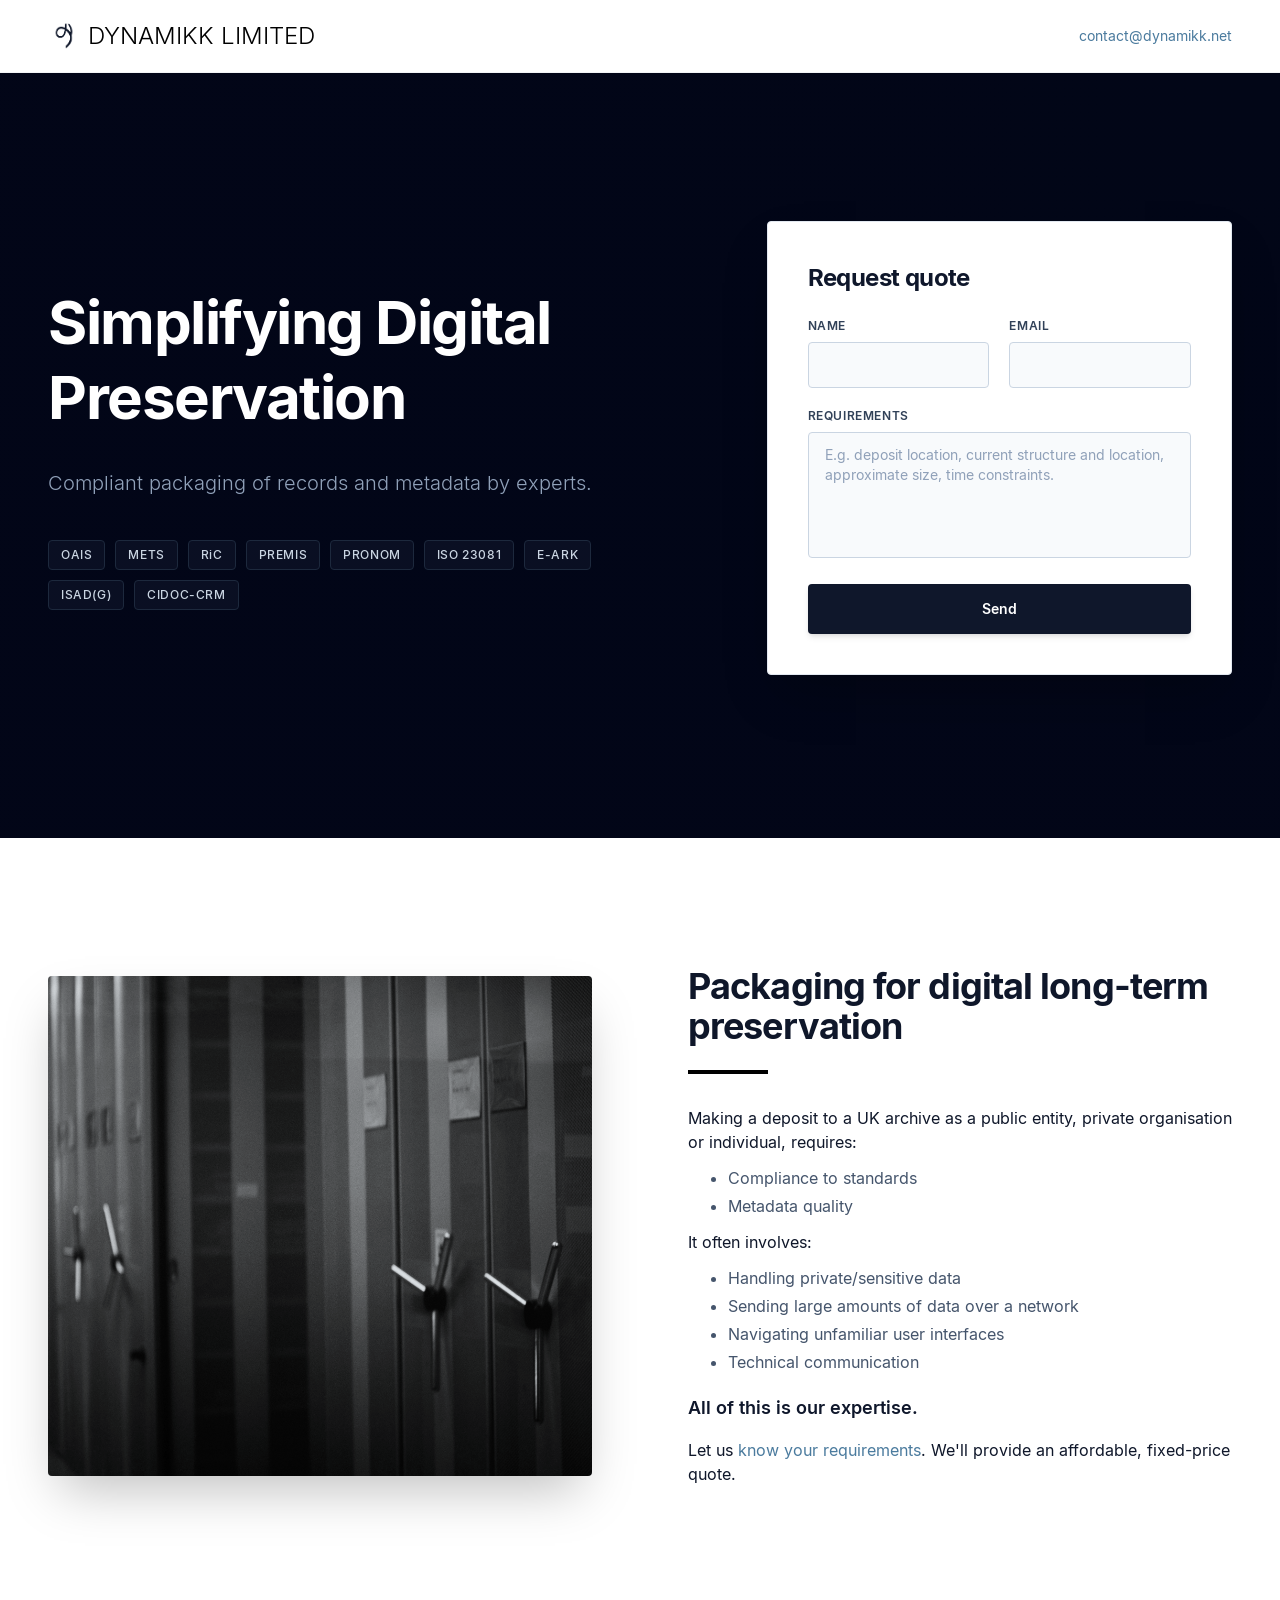
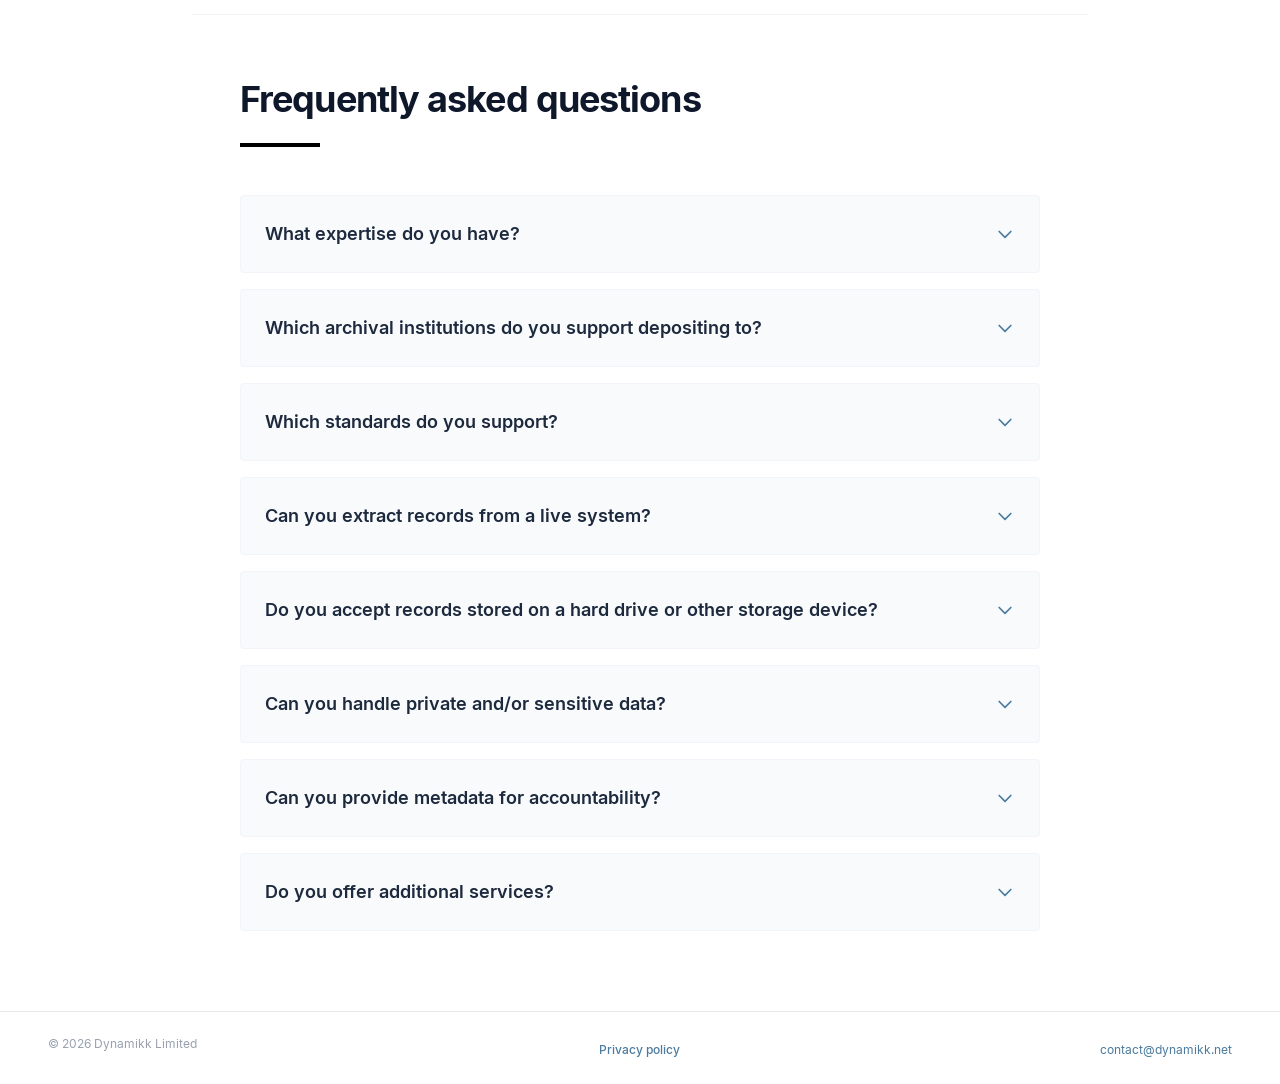
<file: index.html>
<!DOCTYPE html>
<html lang="en" class="scroll-smooth">
<head>
    <meta charset="UTF-8">
    <meta name="viewport" content="width=device-width, initial-scale=1.0">
    <title>Dynamikk Limited | Simplifying digital preservation</title>
    <link rel="stylesheet" href="dynamikk.css">
    <link rel="canonical" href="https://dynamikk.net"/>
    <link rel="icon" href="favicon.ico?v=2" type="image/x-icon">
    <meta name="description" content="Dynamikk Limited. Simplifying digital preservation. Compliant packaging of records and metadata (OAIS, E-ARK, METS, RiC, PREMIS, PRONOM, ...) by experts.">
</head>
<body vocab="https://schema.org/" typeof="WebSite" class="font-sans text-dynamikk-navy bg-white flex flex-col min-h-screen">
    <meta property="name" content="Dynamikk Limited">
    <link property="publisher" resource="#dynamikk"/>
    <link property="url" href="https://dynamikk.net"/>
    <header typeof="Organization" id="dynamikk" resource="#dynamikk" class="w-full bg-white/95 backdrop-blur-sm border-b border-gray-100 py-5 sticky top-0 z-50">
        <link property="url" href="https://dynamikk.net/" />
        <div class="max-w-[1800px] mx-auto px-6 lg:px-12 flex justify-between items-center">
            <div class="flex items-center gap-2">
                <img property="logo image" src="logo.png" alt="Dynamikk Limited logo" class="h-8 w-auto object-contain" />
                <a href="./index.html" class="inline-block group">
                    <div about="#dynamikk" property="name" class="font-logo font-light text-2xl tracking-logo uppercase text-black">
                        Dynamikk Limited
                    </div>
                </a>
            </div>
            <a property="email" content="contact@dynamikk.net" href="mailto:contact@dynamikk.net" class="text-sm text-dynamikk-blue hover:underline">
                contact@dynamikk.net
            </a>
        </div>
    </header>

    <main typeof="Service" class="flex-grow">
        <link property="provider" href="#dynamikk">
        <meta property="areaServed" content="GB">
        <section class="relative min-h-[85vh] flex items-center bg-dynamikk-dark">
            <div class="absolute inset-0 z-0 overflow-hidden">
                <div class="absolute inset-0 bg-gradient-to-t from-slate-950 via-slate-950/80 to-transparent"></div>
                <div class="absolute inset-0 bg-gradient-to-r from-slate-950 via-slate-950/90 to-transparent"></div>
            </div>

            <div class="relative z-10 max-w-[1800px] mx-auto px-6 lg:px-12 w-full pt-20 pb-24">
                <div class="grid grid-cols-1 lg:grid-cols-12 gap-12 items-center">
                    <div class="lg:col-span-7 max-w-3xl">
                        <h1 property="name" class="text-4xl sm:text-5xl lg:text-6xl font-bold tracking-tight text-white leading-tight mb-8">
                            Simplifying Digital Preservation
                        </h1>

                        <p property="description" class="text-lg sm:text-xl text-slate-400 leading-relaxed mb-10 font-light max-w-2xl">
                            Compliant packaging of records and metadata by experts.
                        </p>

                        <div class="flex flex-wrap gap-2.5 max-w-xl">
                            <div property="category" typeof="DefinedTerm" class="group relative">
                                <span property="termCode" class="cursor-help px-3 py-1.5 bg-slate-900/60 border border-slate-800 rounded-sm text-xs font-medium text-slate-300 tracking-wider hover:border-slate-600 hover:text-white block">OAIS</span>
                                <div class="absolute bottom-full mb-2 px-3 py-1.5 bg-slate-900 border border-slate-700 text-[11px] text-slate-200 rounded shadow-xl opacity-0 pointer-events-none group-hover:opacity-100 w-max max-w-[130px] whitespace-normal z-30">
                                    Open Archival Information System
                                </div>
                                <link property="inDefinedTermSet" href="https://www.iso.org/standards.html">
                                <link property="inDefinedTermSet" href="https://msi.dublincore.org/">
                                <link property="sameAs" href="https://www.iso.org/standard/87471.html">
                                <link property="subjectOf" typeof="WebPage" resource="http://oais.info">
                                <link property="subjectOf" typeof="WebPage" resource="https://msi.dublincore.org/standards/oais/">
                                <meta property="name" content="Open Archival Information System">
                                <meta property="alternateName" content="OAIS">
                                <meta property="alternateName" content="ISO 14721">
                            </div>

                            <div property="category" typeof="DefinedTerm" class="group relative">
                                <span property="termCode" class="cursor-help px-3 py-1.5 bg-slate-900/60 border border-slate-800 rounded-sm text-xs font-medium text-slate-300 tracking-wider hover:border-slate-600 hover:text-white block">METS</span>
                                <div class="absolute bottom-full mb-2 px-3 py-1.5 bg-slate-900 border border-slate-700 text-[11px] text-slate-200 rounded shadow-xl opacity-0 pointer-events-none group-hover:opacity-100 w-max max-w-[150px] whitespace-normal z-30">
                                    Metadata Encoding and Transmission Standard
                                </div>
                                <link property="inDefinedTermSet" href="https://www.loc.gov/librarians/standards">
                                <link property="inDefinedTermSet" href="https://msi.dublincore.org/">
                                <link property="sameAs" href="https://www.loc.gov/standards/mets/">
                                <link property="subjectOf" typeof="WebPage" resource="https://msi.dublincore.org/standards/mets/">
                                <meta property="name" content="Metadata Encoding and Transmission Standard">
                                <meta property="alternateName" content="METS">
                            </div>

                            <div property="category" typeof="DefinedTerm" class="group relative">
                                <span property="termCode" class="cursor-help px-3 py-1.5 bg-slate-900/60 border border-slate-800 rounded-sm text-xs font-medium text-slate-300 tracking-wider hover:border-slate-600 hover:text-white block">RiC</span>
                                <div class="absolute bottom-full mb-2 px-3 py-1.5 bg-slate-900 border border-slate-700 text-[11px] text-slate-200 rounded shadow-xl opacity-0 pointer-events-none group-hover:opacity-100 w-max max-w-[150px] whitespace-normal z-30">
                                    Records in Contexts
                                </div>
                                <link property="inDefinedTermSet" href="https://www.ica.org/online-resource-centre-2/">
                                <link property="inDefinedTermSet" href="https://msi.dublincore.org/">
                                <link property="sameAs" href="https://www.ica.org/ica-network/expert-groups/egad/records-in-contexts-ric/">
                                <link property="subjectOf" typeof="WebPage" resource="https://msi.dublincore.org/standards/records-in-contexts/">
                                <meta property="name" content="Records in Contexts">
                                <meta property="alternateName" content="RiC">
                            </div>

                            <div property="category" typeof="DefinedTerm" class="group relative">
                                <span property="termCode" class="cursor-help px-3 py-1.5 bg-slate-900/60 border border-slate-800 rounded-sm text-xs font-medium text-slate-300 tracking-wider hover:border-slate-600 hover:text-white block">PREMIS</span>
                                <div class="absolute bottom-full mb-2 px-3 py-1.5 bg-slate-900 border border-slate-700 text-[11px] text-slate-200 rounded shadow-xl opacity-0 pointer-events-none group-hover:opacity-100 w-max max-w-[170px] whitespace-normal z-30">
                                    Preservation Metadata: Implementation Strategies
                                </div>
                                <link property="inDefinedTermSet" href="https://www.loc.gov/librarians/standards">
                                <link property="inDefinedTermSet" href="https://msi.dublincore.org/">
                                <link property="sameAs" href="https://www.loc.gov/standards/premis/">
                                <link property="subjectOf" typeof="WebPage" resource="https://msi.dublincore.org/standards/premis/">
                                <meta property="name" content="Preservation Metadata: Implementation Strategies">
                                <meta property="alternateName" content="PREMIS">
                            </div>

                            <div property="category" typeof="DefinedTerm" class="group relative">
                                <span property="termCode" class="cursor-help px-3 py-1.5 bg-slate-900/60 border border-slate-800 rounded-sm text-xs font-medium text-slate-300 tracking-wider hover:border-slate-600 hover:text-white block">PRONOM</span>
                                <div class="absolute bottom-full mb-2 px-3 py-1.5 bg-slate-900 border border-slate-700 text-[11px] text-slate-200 rounded shadow-xl opacity-0 pointer-events-none group-hover:opacity-100 w-max max-w-[160px] whitespace-normal z-30">
                                    File format registry of the UK National Archives
                                </div>
                                <link property="inDefinedTermSet" href="https://www.dpconline.org/handbook/technical-solutions-and-tools/file-formats-and-standards">
                                <link property="sameAs" href="https://pronom.nationalarchives.gov.uk">
                                <meta property="name" content="PRONOM File Format Registry">
                                <meta property="alternateName" content="PRONOM">
                                <meta property="description" content="File format registry of the UK National Archives">
                            </div>

                            <div property="category" typeof="DefinedTerm" class="group relative">
                                <span property="termCode" class="cursor-help px-3 py-1.5 bg-slate-900/60 border border-slate-800 rounded-sm text-xs font-medium text-slate-300 tracking-wider hover:border-slate-600 hover:text-white block">ISO 23081</span>
                                <div class="absolute bottom-full mb-2 px-3 py-1.5 bg-slate-900 border border-slate-700 text-[11px] text-slate-200 rounded shadow-xl opacity-0 pointer-events-none group-hover:opacity-100 w-max max-w-[140px] whitespace-normal z-30">
                                    Metadata for records
                                </div>
                                <link property="inDefinedTermSet" href="https://www.iso.org/standards.html">
                                <link property="sameAs" href="https://committee.iso.org/sites/tc46sc11/home/projects/published/iso-23081-metadata-for-records.html">
                                <meta property="name" content="Metadata for records">
                                <meta property="alternateName" content="ISO 23081">
                            </div>

                            <div property="category" typeof="DefinedTerm" class="group relative">
                                <span property="termCode" class="cursor-help px-3 py-1.5 bg-slate-900/60 border border-slate-800 rounded-sm text-xs font-medium text-slate-300 tracking-wider hover:border-slate-600 hover:text-white block">E-ARK</span>
                                <div class="absolute bottom-full mb-2 px-3 py-1.5 bg-slate-900 border border-slate-700 text-[11px] text-slate-200 rounded shadow-xl opacity-0 pointer-events-none group-hover:opacity-100 w-max max-w-[180px] whitespace-normal z-30">
                                    European Archival Records and Knowledge Preservation
                                </div>
                                <link property="inDefinedTermSet" href="https://dilcis.eu">
                                <link property="subjectOf" typeof="WebPage" resource="https://dilcis.eu/specifications">
                                <meta property="name" content="European Archival Records and Knowledge Preservation">
                                <meta property="alternateName" content="E-ARK">
                            </div>

                            <div property="category" typeof="DefinedTerm" class="group relative">
                                <span property="termCode" class="cursor-help px-3 py-1.5 bg-slate-900/60 border border-slate-800 rounded-sm text-xs font-medium text-slate-300 tracking-wider hover:border-slate-600 hover:text-white block">ISAD(G)</span>
                                <div class="absolute bottom-full mb-2 px-3 py-1.5 bg-slate-900 border border-slate-700 text-[11px] text-slate-200 rounded shadow-xl opacity-0 pointer-events-none group-hover:opacity-100 w-max max-w-[150px] whitespace-normal z-30">
                                    General International Standard Archival Description
                                </div>
                                <link property="inDefinedTermSet" href="https://www.ica.org/online-resource-centre-2/">
                                <link property="inDefinedTermSet" href="https://www2.archivists.org/standards/external/91">
                                <link property="inDefinedTermSet" href="https://msi.dublincore.org/">
                                <link property="sameAs" href="https://www.ica.org/resource/isadg-general-international-standard-archival-description-second-edition/">
                                <link property="subjectOf" typeof="WebPage" resource="https://www2.archivists.org/groups/standards-committee/international-standard-archival-description-general-isadg">
                                <link property="subjectOf" typeof="WebPage" resource="https://msi.dublincore.org/standards/isad-g/">
                                <meta property="name" content="General International Standard Archival Description">
                                <meta property="alternateName" content="ISAD(G)">
                            </div>

                            <div property="category" typeof="DefinedTerm" class="group relative">
                                <span property="termCode" class="cursor-help px-3 py-1.5 bg-slate-900/60 border border-slate-800 rounded-sm text-xs font-medium text-slate-300 tracking-wider hover:border-slate-600 hover:text-white block">CIDOC-CRM</span>
                                <div class="absolute bottom-full mb-2 px-3 py-1.5 bg-slate-900 border border-slate-700 text-[11px] text-slate-200 rounded shadow-xl opacity-0 pointer-events-none group-hover:opacity-100 w-max max-w-[140px] whitespace-normal z-30">
                                    CIDOC's Conceptual Reference Model
                                </div>
                                <link property="sameAs" href="https://cidoc-crm.org/">
                                <link property="inDefinedTermSet" href="https://msi.dublincore.org/">
                                <link property="subjectOf" typeof="WebPage" resource="https://msi.dublincore.org/standards/cidoc-crm/">
                                <meta property="name" content="CIDOC Conceptual Reference Model">
                                <meta property="alternateName" content="CIDOC-CRM">
                            </div>
                        </div>
                    </div>

                    <div property="potentialAction" typeof="QuoteAction" id="request-quote" class="scroll-mt-24 lg:col-span-5 w-full">
                        <div class="bg-white border border-slate-200 p-8 sm:p-10 rounded-sm shadow-2xl">
                            <h2 property="name" class="text-xl sm:text-2xl font-bold text-slate-900 tracking-tight mb-6">Request quote</h2>
                            <form typeof="EntryPoint" action="https://d3km5q0nbjydla.cloudfront.net" method="POST" class="space-y-5">
                                <div class="grid grid-cols-1 sm:grid-cols-2 gap-5">
                                    <div>
                                        <label for="name" class="block text-xs font-semibold text-slate-700 uppercase tracking-wider mb-2">Name</label>
                                        <input type="text" id="name" name="name" required class="w-full px-4 py-3 bg-slate-50 border border-slate-300 rounded-sm text-slate-900 placeholder-slate-400 focus:outline-none focus:border-slate-500 focus:ring-1 focus:ring-slate-500 text-sm">
                                    </div>

                                    <div>
                                        <label for="email" class="block text-xs font-semibold text-slate-700 uppercase tracking-wider mb-2">Email</label>
                                        <input type="email" id="email" name="email" required class="w-full px-4 py-3 bg-slate-50 border border-slate-300 rounded-sm text-slate-900 placeholder-slate-400 focus:outline-none focus:border-slate-500 focus:ring-1 focus:ring-slate-500 text-sm">
                                    </div>
                                </div>

                                <div>
                                    <label for="details" class="block text-xs font-semibold text-slate-700 uppercase tracking-wider mb-2">Requirements</label>
                                    <textarea about="#request-quote" property="description" id="details" name="details" rows="5" required class="w-full px-4 py-3 bg-slate-50 border border-slate-300 rounded-sm text-slate-900 placeholder-slate-400 focus:outline-none focus:border-slate-500 focus:ring-1 focus:ring-slate-500 text-sm resize-none" placeholder="E.g. deposit location, current structure and location, approximate size, time constraints." ></textarea>
                                </div>

                                <button type="submit" class="w-full inline-flex items-center justify-center px-6 py-3.5 bg-slate-900 text-white font-semibold rounded-sm border border-transparent hover:bg-transparent hover:border-slate-900 hover:text-slate-900 text-sm shadow-md cursor-pointer">
                                    Send
                                </button>
                             </form>
                        </div>
                    </div>
                </div>
            </div>
        </section>

        <section id="services" class="py-24 lg:py-32 bg-white">
            <div class="max-w-[1800px] mx-auto px-6 lg:px-12">
                <div class="grid grid-cols-1 lg:grid-cols-2 gap-16 lg:gap-24">
                    <div class="order-2 lg:order-1 lg:flex lg:flex-col lg:justify-center">
                        <div class="relative rounded-sm overflow-hidden shadow-2xl">
                            <div class="absolute inset-0 bg-dynamikk-blue/10 mix-blend-multiply z-10"></div>
                            <img src="archive.jpg" alt="Archive" class="w-full h-[500px] object-cover grayscale hover:grayscale-0">
                        </div>
                    </div>

                    <div class="order-1 lg:order-2">
                        <h2 class="text-3xl lg:text-4xl font-bold text-dynamikk-navy mb-6 tracking-tight">Packaging for digital long-term preservation</h2>
                        <div class="w-20 h-1 bg-black mb-8"></div>

                        <div>
                            <p>
                                Making a deposit to a UK archive as a public entity, private organisation or individual, requires:
                            </p>
                            <ul class="list-disc pl-10 space-y-1 my-3 text-slate-600">
                                <li>Compliance to standards</li>
                                <li>Metadata quality</li>
                            </ul>
                        </div>

                        <div>
                            <p>
                                It often involves:
                            </p>
                            <ul class="list-disc pl-10 space-y-1 my-3 text-slate-600">
                                <li>Handling private/sensitive data</li>
                                <li>Sending large amounts of data over a network</li>
                                <li>Navigating unfamiliar user interfaces</li>
                                <li>Technical communication</li>
                            </ul>
                        </div>

                        <p class="font-semibold text-lg text-slate-900 pt-2">
                            All of this is our expertise.
                        </p>

                        <p property="potentialAction" typeof="QuoteAction" class="mt-4">
                            <meta property="name" content="Request a fixed-price quote">
                            Let us <a property="target" href="#request-quote" class="text-dynamikk-blue hover:underline">know your requirements</a>. We'll provide an affordable, fixed-price quote.
                        </p>
                    </div>
                </div>
            </div>
        </section>

        <section property="subjectOf" typeof="FAQPage" id="faq" class="pb-20 lg:pb-20 bg-white">
            <div class="max-w-4xl mx-auto px-6 lg:px-12 border-t border-gray-100 pt-16">
                <div class="mb-12">
                    <h2 class="text-3xl lg:text-4xl font-bold text-dynamikk-navy mb-6 tracking-tight">Frequently asked questions</h2>
                    <div class="w-20 h-1 bg-black"></div>
                </div>

                <div class="space-y-4">
                    <details property="mainEntity" typeof="Question" class="group bg-slate-50 border border-slate-100 rounded-sm p-6 [&_summary::-webkit-details-marker]:hidden hover:shadow-md">
                        <summary class="flex justify-between items-center font-semibold text-lg text-slate-800 cursor-pointer list-none select-none">
                            <span property="name">What expertise do you have?</span>
                            <span class="group-open:rotate-180 text-dynamikk-blue">
                                <svg xmlns="http://www.w3.org/2000/svg" class="h-5 w-5" fill="none" viewBox="0 0 24 24" stroke="currentColor">
                                    <path stroke-linecap="round" stroke-linejoin="round" stroke-width="2" d="M19 9l-7 7-7-7" />
                                </svg>
                            </span>
                        </summary>
                        <div property="acceptedAnswer" typeof="Answer" class="mt-4 space-y-3 text-sm text-slate-600 border-t border-slate-200/60 pt-4 leading-relaxed">
                            <p property="text">
                                We have considerable hands-on experience of working with long-term digital preservation software (OAIS), as well as with archival description and semantic technologies. We have cutting-edge competence, calling upon a member of the International Council on Archives' Expert Group on Archival Description, as well as an author of an accepted full paper at iPres 2026.
                            </p>
                        </div>
                    </details>

                    <details property="mainEntity" typeof="Question" class="group bg-slate-50 border border-slate-100 rounded-sm p-6 [&_summary::-webkit-details-marker]:hidden hover:shadow-md">
                        <summary class="flex justify-between items-center font-semibold text-lg text-slate-800 cursor-pointer list-none select-none">
                            <span property="name">Which archival institutions do you support depositing to? </span>
                            <span class="group-open:rotate-180 text-dynamikk-blue">
                                <svg xmlns="http://www.w3.org/2000/svg" class="h-5 w-5" fill="none" viewBox="0 0 24 24" stroke="currentColor">
                                    <path stroke-linecap="round" stroke-linejoin="round" stroke-width="2" d="M19 9l-7 7-7-7" />
                                </svg>
                            </span>
                        </summary>
                        <div property="acceptedAnswer" typeof="Answer" class="mt-4 space-y-3 text-sm text-slate-600 border-t border-slate-200/60 pt-4 leading-relaxed">
                            <p property="text">We can prepare a deposit to any archive in the UK, from the National Archives to a local service. If you prefer, we can transfer the package for you too.</p>
                        </div>
                    </details>

                    <details property="mainEntity" typeof="Question" class="group bg-slate-50 border border-slate-100 rounded-sm p-6 [&_summary::-webkit-details-marker]:hidden hover:shadow-md">
                        <summary class="flex justify-between items-center font-semibold text-lg text-slate-800 cursor-pointer list-none select-none">
                            <span property="name">Which standards do you support?</span>
                            <span class="group-open:rotate-180 text-dynamikk-blue">
                                <svg xmlns="http://www.w3.org/2000/svg" class="h-5 w-5" fill="none" viewBox="0 0 24 24" stroke="currentColor">
                                    <path stroke-linecap="round" stroke-linejoin="round" stroke-width="2" d="M19 9l-7 7-7-7" />
                                </svg>
                            </span>
                        </summary>
                        <div property="acceptedAnswer" typeof="Answer" class="mt-4 space-y-3 text-sm text-slate-600 border-t border-slate-200/60 pt-4 leading-relaxed">
                            <p property="text">We support all major preservation, archival description, and records management standards — OAIS, E-ARK, METS, Records in Contexts, PREMIS, ISO 23081, ISAD(G), CIDOC-CRM, and more. However your data currently looks, we can handle it.
                            </p>
                        </div>
                    </details>

                    <details property="mainEntity" typeof="Question" class="group bg-slate-50 border border-slate-100 rounded-sm p-6 [&_summary::-webkit-details-marker]:hidden hover:shadow-md">
                        <summary class="flex justify-between items-center font-semibold text-lg text-slate-800 cursor-pointer list-none select-none">
                            <span property="name">Can you extract records from a live system?</span>
                            <span class="group-open:rotate-180 text-dynamikk-blue">
                                <svg xmlns="http://www.w3.org/2000/svg" class="h-5 w-5" fill="none" viewBox="0 0 24 24" stroke="currentColor">
                                    <path stroke-linecap="round" stroke-linejoin="round" stroke-width="2" d="M19 9l-7 7-7-7" />
                                </svg>
                            </span>
                        </summary>
                        <div property="acceptedAnswer" typeof="Answer" class="mt-4 space-y-3 text-sm text-slate-600 border-t border-slate-200/60 pt-4 leading-relaxed">
                            <p property="text">Yes, both records and metadata. Depending upon the system and your requirements and restrictions, we can fetch what we need via API, or we can guide you.
                            </p>
                        </div>
                    </details>

                    <details property="mainEntity" typeof="Question" class="group bg-slate-50 border border-slate-100 rounded-sm p-6 [&_summary::-webkit-details-marker]:hidden hover:shadow-md">
                        <summary class="flex justify-between items-center font-semibold text-lg text-slate-800 cursor-pointer list-none select-none">
                            <span property="name">Do you accept records stored on a hard drive or other storage device?</span>
                            <span class="group-open:rotate-180 text-dynamikk-blue">
                                <svg xmlns="http://www.w3.org/2000/svg" class="h-5 w-5" fill="none" viewBox="0 0 24 24" stroke="currentColor">
                                    <path stroke-linecap="round" stroke-linejoin="round" stroke-width="2" d="M19 9l-7 7-7-7" />
                                </svg>
                            </span>
                        </summary>
                        <div property="acceptedAnswer" typeof="Answer" class="mt-4 space-y-3 text-sm text-slate-600 border-t border-slate-200/60 pt-4 leading-relaxed">
                            <p property="text">Yes. You can send the hard drive to us, or we can guide you through a network transfer.</p>
                        </div>
                    </details>

                    <details property="mainEntity" typeof="Question" class="group bg-slate-50 border border-slate-100 rounded-sm p-6 [&_summary::-webkit-details-marker]:hidden hover:shadow-md">
                        <summary class="flex justify-between items-center font-semibold text-lg text-slate-800 cursor-pointer list-none select-none">
                            <span property="name">Can you handle private and/or sensitive data?</span>
                            <span class="group-open:rotate-180 text-dynamikk-blue">
                                <svg xmlns="http://www.w3.org/2000/svg" class="h-5 w-5" fill="none" viewBox="0 0 24 24" stroke="currentColor">
                                    <path stroke-linecap="round" stroke-linejoin="round" stroke-width="2" d="M19 9l-7 7-7-7" />
                                </svg>
                            </span>
                        </summary>
                        <div property="acceptedAnswer" typeof="Answer" class="mt-4 space-y-3 text-sm text-slate-600 border-t border-slate-200/60 pt-4 leading-relaxed">
                            <p property="text">Yes. We can filter it out, restrict access to it, and use metadata in different ways to flag it or label it, according to your requirements. Internally, we encapsulate and restrict access to all data. We work in accordance with UK GDPR.</p>
                        </div>
                    </details>

                    <details property="mainEntity" typeof="Question" class="group bg-slate-50 border border-slate-100 rounded-sm p-6 [&_summary::-webkit-details-marker]:hidden hover:shadow-md">
                        <summary class="flex justify-between items-center font-semibold text-lg text-slate-800 cursor-pointer list-none select-none">
                            <span property="name">Can you provide metadata for accountability?</span>
                            <span class="group-open:rotate-180 text-dynamikk-blue">
                                <svg xmlns="http://www.w3.org/2000/svg" class="h-5 w-5" fill="none" viewBox="0 0 24 24" stroke="currentColor">
                                    <path stroke-linecap="round" stroke-linejoin="round" stroke-width="2" d="M19 9l-7 7-7-7" />
                                </svg>
                            </span>
                        </summary>
                        <div property="acceptedAnswer" typeof="Answer" class="mt-4 space-y-3 text-sm text-slate-600 border-t border-slate-200/60 pt-4 leading-relaxed">
                            <p property="text">Yes. We can provide meta-metadata/paradata for all of our processes, according to your requirements.</p>
                        </div>
                    </details>

                    <details property="mainEntity" typeof="Question" class="group bg-slate-50 border border-slate-100 rounded-sm p-6 [&_summary::-webkit-details-marker]:hidden hover:shadow-md">
                        <summary class="flex justify-between items-center font-semibold text-lg text-slate-800 cursor-pointer list-none select-none">
                            <span property="name">Do you offer additional services?</span>
                            <span class="group-open:rotate-180 text-dynamikk-blue">
                                <svg xmlns="http://www.w3.org/2000/svg" class="h-5 w-5" fill="none" viewBox="0 0 24 24" stroke="currentColor">
                                    <path stroke-linecap="round" stroke-linejoin="round" stroke-width="2" d="M19 9l-7 7-7-7" />
                                </svg>
                            </span>
                        </summary>
                        <div property="acceptedAnswer" typeof="Answer" class="mt-4 space-y-3 text-sm text-slate-600 border-t border-slate-200/60 pt-4 leading-relaxed">
                            <div property="text">
                                <p>Yes. We can handle other processes which often accompany packaging, including:</p>
                                <ul class="list-disc pl-10 space-y-1 my-3 text-slate-600">
                                    <li>Digitisation</li>
                                    <li>Disposition</li>
                                    <li>Storage</li>
                                </ul>
                                <p>We also offer consultancy.</p>
                            </div>
                        </div>
                    </details>
                </div>
            </div>
        </section>
    </main>

    <footer about="#dynamikk" class="bg-white border-t border-gray-200 mt-auto">
        <div class="max-w-[1800px] mx-auto px-6 lg:px-12 pt-6 pb-6 grid grid-cols-1 md:grid-cols-3 items-center md:items-start gap-6">

            <div class="flex flex-col items-center md:items-start text-center md:text-left max-w-xs justify-self-center md:justify-self-start">
                <div class="text-xs text-gray-400">
                    <p class="mb-1">&copy; 2026 Dynamikk Limited</p>
                </div>
            </div>

            <div class="text-center">
                <a property="publishingPrinciples" typeof="WebPage" href="privacy_policy.html" class="text-xs text-dynamikk-blue font-medium hover:underline">
                    Privacy policy
                    <meta property="name" content="Privacy policy">
                </a>
            </div>

            <div class="text-center md:text-right">
                <a href="mailto:contact@dynamikk.net" class="text-xs text-dynamikk-blue hover:underline">
                    contact@dynamikk.net
                </a>
            </div>
        </div>
    </footer>
</body>
</html>
</file>
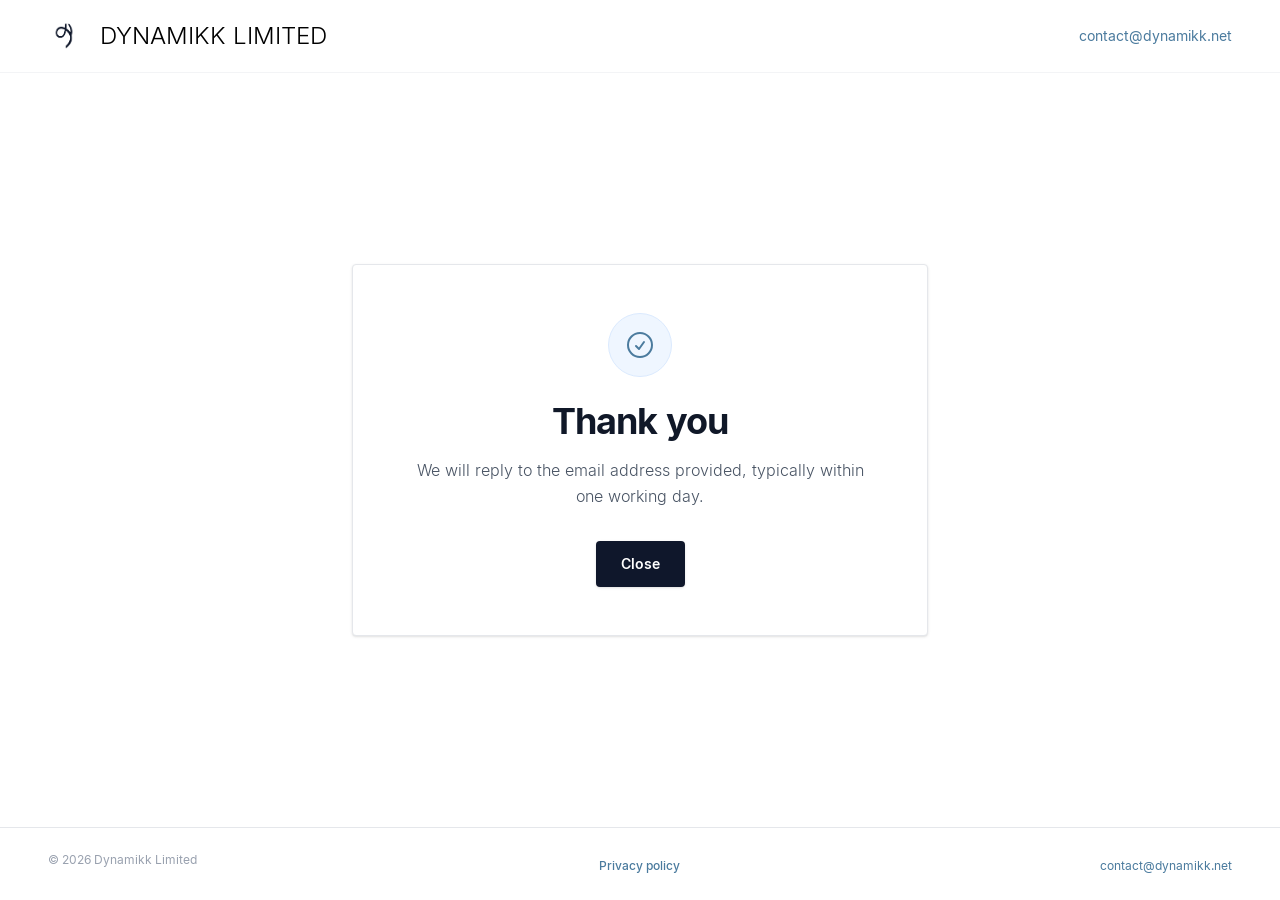
<file: confirmation.html>
<!DOCTYPE html>
<html lang="en" class="scroll-smooth">
<head>
    <meta charset="UTF-8">
    <meta name="viewport" content="width=device-width, initial-scale=1.0">
    <meta name="robots" content="noindex, nofollow">
    <title>Dynamikk — Confirmation</title>
    <link rel="stylesheet" href="dynamikk.css">
    <link rel="icon" href="favicon.ico?v=2" type="image/x-icon">
</head>
<body class="font-sans text-dynamikk-navy bg-white flex flex-col min-h-screen">

    <header class="w-full bg-white/95 backdrop-blur-sm border-b border-gray-100 py-5 sticky top-0 z-50">
        <div class="max-w-[1800px] mx-auto px-6 lg:px-12 flex justify-between items-center">
            <div class="flex items-center gap-5">
                <img src="logo.png" alt="Dynamikk Limited logo" class="h-8 w-auto object-contain" />
                <a href="./index.html" class="inline-block group">
                    <div class="font-logo font-light text-2xl tracking-logo uppercase text-black">
                        Dynamikk Limited
                    </div>
                </a>
            </div>
            <a href="mailto:contact@dynamikk.net" class="text-sm text-dynamikk-blue hover:underline">
                contact@dynamikk.net
            </a>
        </div>
    </header>

   <main class="flex-grow flex items-center justify-center relative z-10 px-6 py-12 bg-white">
        <div class="max-w-xl w-full bg-white border border-gray-200 p-8 sm:p-12 rounded-sm shadow-sm text-center">

            <div class="inline-flex items-center justify-center w-16 h-16 rounded-full bg-blue-50 border border-blue-100 text-dynamikk-blue mb-6">
                <svg xmlns="http://www.w3.org/2000/svg" fill="none" viewBox="0 0 24 24" stroke-width="1.5" stroke="currentColor" class="w-8 h-8">
                    <path stroke-linecap="round" stroke-linejoin="round" d="M9 12.75L11.25 15 15 9.75M21 12a9 9 0 11-18 0 9 9 0 0118 0z" />
                </svg>
            </div>

            <h1 class="text-3xl sm:text-4xl font-bold tracking-tight text-gray-900 mb-4">
                Thank you
            </h1>

            <p class="text-gray-600 font-light leading-relaxed mb-8">
                We will reply to the email address provided, typically within one working day.
            </p>

            <div>
                <a href="index.html" class="inline-flex items-center justify-center px-6 py-3 bg-slate-900 text-white font-semibold rounded-sm border border-transparent hover:bg-transparent hover:border-slate-900 hover:text-slate-900 text-sm shadow-sm cursor-pointer">
                    Close
                </a>
            </div>

        </div>
    </main>

    <footer class="bg-white border-t border-gray-200 mt-auto">
        <div class="max-w-[1800px] mx-auto px-6 lg:px-12 pt-6 pb-6 grid grid-cols-1 md:grid-cols-3 items-center md:items-start gap-6">

            <div class="flex flex-col items-center md:items-start text-center md:text-left max-w-xs justify-self-center md:justify-self-start">
                <div class="text-xs text-gray-400">
                    <p class="mb-1">&copy; 2026 Dynamikk Limited</p>
                </div>
            </div>

            <div class="text-center">
                <a href="privacy_policy.html" class="text-xs text-dynamikk-blue font-medium hover:underline">
                    Privacy policy
                </a>
            </div>

            <div class="text-center md:text-right">
                <a href="mailto:contact@dynamikk.net" class="text-xs text-dynamikk-blue hover:underline">
                    contact@dynamikk.net
                </a>
            </div>
        </div>
    </footer>
</body>
</html>
</file>
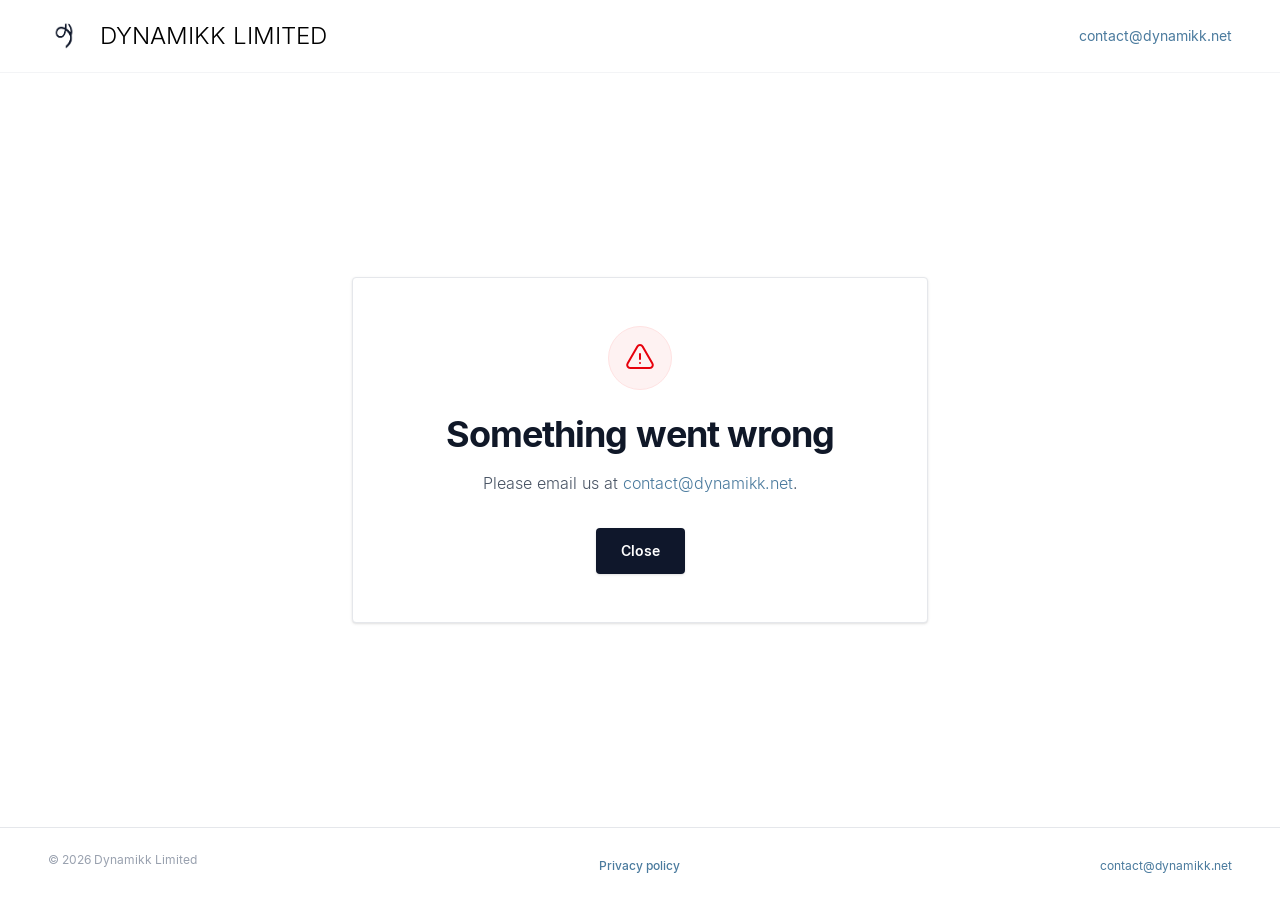
<file: failure.html>
<!DOCTYPE html>
<html lang="en" class="scroll-smooth">
<head>
    <meta charset="UTF-8">
    <meta name="viewport" content="width=device-width, initial-scale=1.0">
    <meta name="robots" content="noindex, nofollow">
    <title>Dynamikk — Failure</title>
    <link rel="stylesheet" href="dynamikk.css">
    <link rel="icon" href="favicon.ico?v=2" type="image/x-icon">
</head>
<body class="font-sans text-dynamikk-navy bg-white flex flex-col min-h-screen">

    <header class="w-full bg-white/95 backdrop-blur-sm border-b border-gray-100 py-5 sticky top-0 z-50">
        <div class="max-w-[1800px] mx-auto px-6 lg:px-12 flex justify-between items-center">
            <div class="flex items-center gap-5">
                <img src="logo.png" alt="Dynamikk Limited logo" class="h-8 w-auto object-contain" />
                <a href="./index.html" class="inline-block group">
                    <div class="font-logo font-light text-2xl tracking-logo uppercase text-black">
                        Dynamikk Limited
                    </div>
                </a>
            </div>
            <a href="mailto:contact@dynamikk.net" class="text-sm text-dynamikk-blue hover:underline">
                contact@dynamikk.net
            </a>
        </div>
    </header>

   <main class="flex-grow flex items-center justify-center relative z-10 px-6 py-12 bg-white">
        <div class="max-w-xl w-full bg-white border border-gray-200 p-8 sm:p-12 rounded-sm shadow-sm text-center">
            <div class="inline-flex items-center justify-center w-16 h-16 rounded-full bg-red-50 border border-red-100 text-red-600 mb-6">
                <svg xmlns="http://www.w3.org/2000/svg" fill="none" viewBox="0 0 24 24" stroke-width="1.5" stroke="currentColor" class="w-8 h-8">
                    <path stroke-linecap="round" stroke-linejoin="round" d="M12 9v3.75m-9.303 3.376c-.866 1.5.217 3.374 1.948 3.374h14.71c1.73 0 2.813-1.874 1.948-3.374L13.949 3.378c-.866-1.5-3.032-1.5-3.898 0L2.697 16.126zM12 15.75h.007v.008H12v-.008z" />
                </svg>
            </div>

            <h1 class="text-3xl sm:text-4xl font-bold tracking-tight text-gray-900 mb-4">
                Something went wrong
            </h1>

            <p class="text-gray-600 font-light leading-relaxed mb-8">
                Please email us at <a href="mailto:contact@dynamikk.net" class="text-dynamikk-blue hover:underline">contact@dynamikk.net</a>.
            </p>

            <div>
                <a href="index.html" class="inline-flex items-center justify-center px-6 py-3 bg-slate-900 text-white font-semibold rounded-sm border border-transparent hover:bg-transparent hover:border-slate-900 hover:text-slate-900 text-sm shadow-sm cursor-pointer">
                    Close
                </a>
            </div>

        </div>
    </main>

    <footer class="bg-white border-t border-gray-200 mt-auto">
        <div class="max-w-[1800px] mx-auto px-6 lg:px-12 pt-6 pb-6 grid grid-cols-1 md:grid-cols-3 items-center md:items-start gap-6">

            <div class="flex flex-col items-center md:items-start text-center md:text-left max-w-xs justify-self-center md:justify-self-start">
                <div class="text-xs text-gray-400">
                    <p class="mb-1">&copy; 2026 Dynamikk Limited</p>
                </div>
            </div>

            <div class="text-center">
                <a href="privacy_policy.html" class="text-xs text-dynamikk-blue font-medium hover:underline">
                    Privacy policy
                </a>
            </div>

            <div class="text-center md:text-right">
                <a href="mailto:contact@dynamikk.net" class="text-xs text-dynamikk-blue hover:underline">
                    contact@dynamikk.net
                </a>
            </div>
        </div>
    </footer>
</body>
</html>
</file>
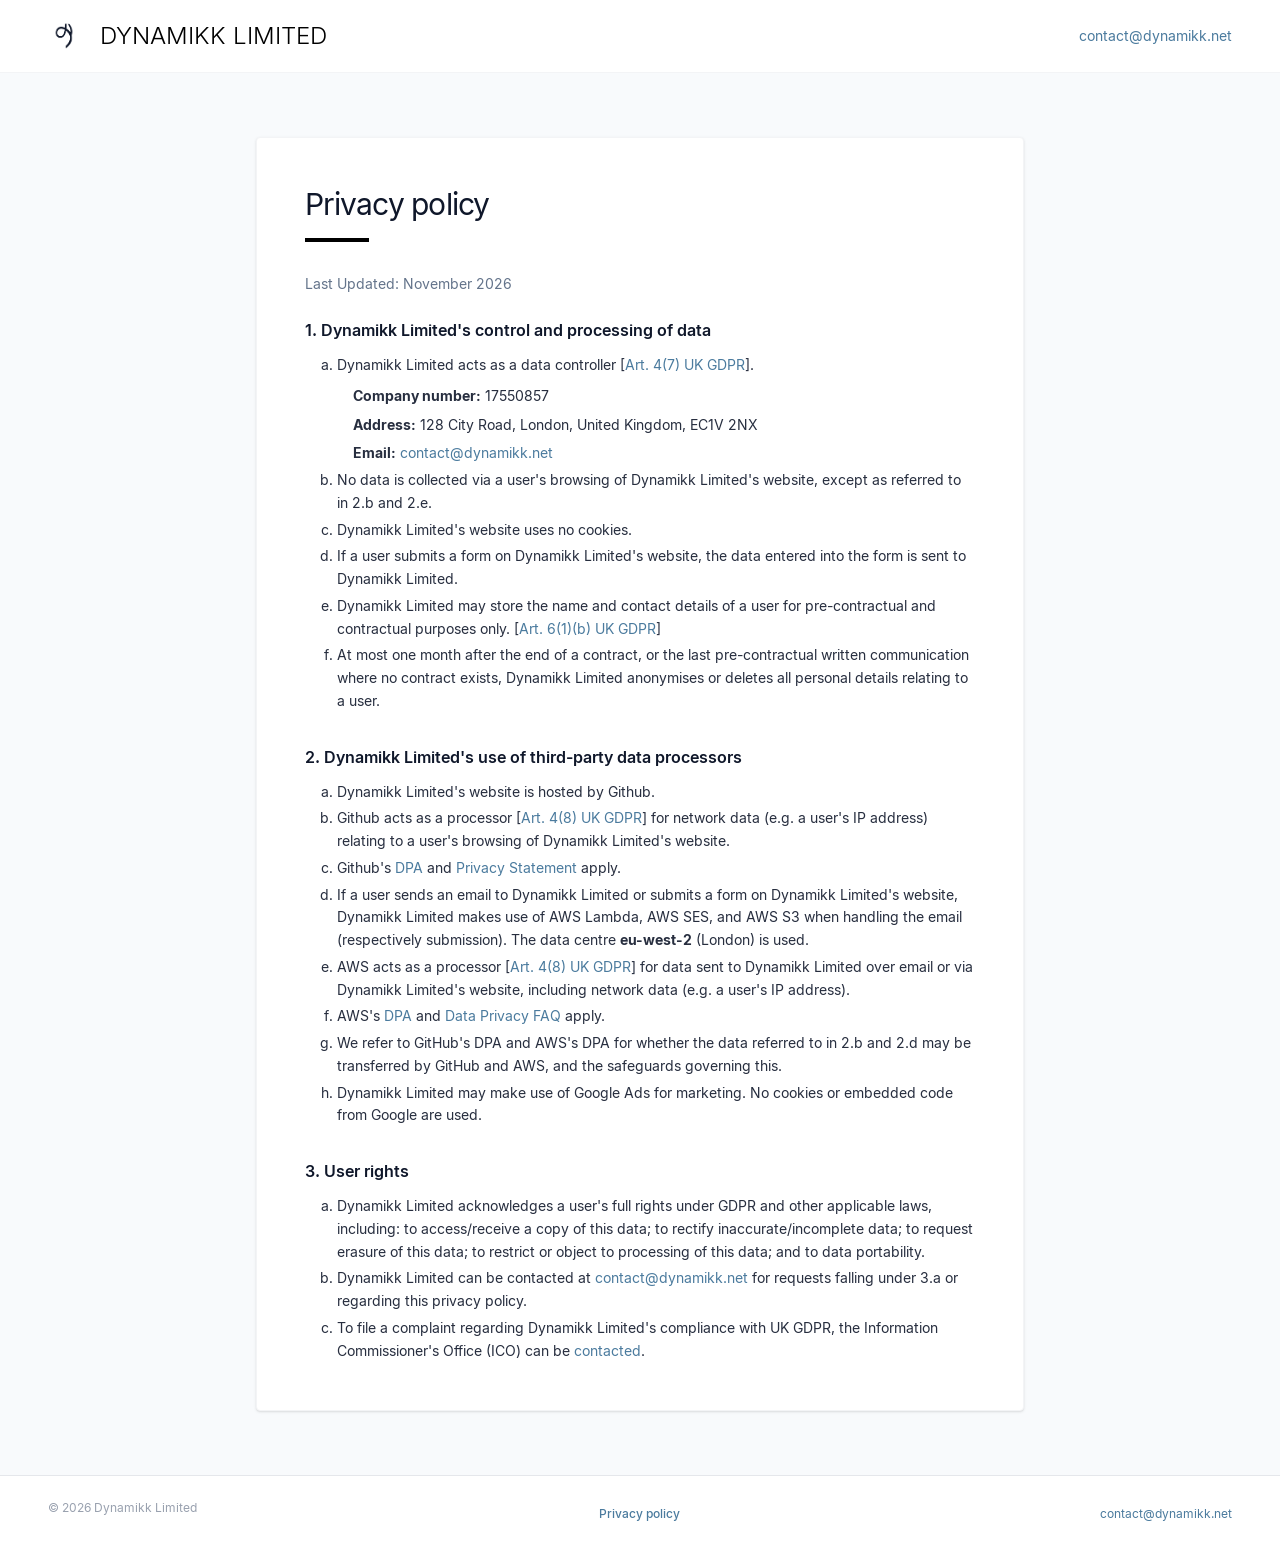
<file: privacy_policy.html>
<!DOCTYPE html>
<html lang="en" class="scroll-smooth">
<head>
    <meta charset="UTF-8">
    <meta name="viewport" content="width=device-width, initial-scale=1.0">
    <meta name="robots" content="noindex">
    <title>Dynamikk — Privacy policy</title>
    <link rel="stylesheet" href="dynamikk.css">
    <link rel="icon" href="favicon.ico?v=2" type="image/x-icon">
</head>
<body class="font-sans text-dynamikk-navy bg-dynamikk-bg flex flex-col min-h-screen">
    <header class="w-full bg-white/95 backdrop-blur-sm border-b border-gray-100 py-5 sticky top-0 z-50">
        <div class="max-w-[1800px] mx-auto px-6 lg:px-12 flex justify-between items-center">
            <div class="flex items-center gap-5">
                <img src="logo.png" alt="Dynamikk Limited logo" class="h-8 w-auto object-contain" />
                <a href="./index.html" class="inline-block group">
                    <div class="font-logo font-light text-2xl tracking-logo uppercase text-black">
                        Dynamikk Limited
                    </div>
                </a>
            </div>
            <a href="mailto:contact@dynamikk.net" class="text-sm text-dynamikk-blue hover:underline">
                contact@dynamikk.net
            </a>
        </div>
    </header>

    <main class="flex-grow flex items-center justify-center py-16 px-6">
        <div class="max-w-3xl w-full bg-white border border-gray-100 p-8 sm:p-12 shadow-sm rounded-sm">
            <div class="mb-2">
                <h1 class="text-3xl font-normal tracking-tight text-dynamikk-navy mb-4">Privacy policy</h1>
                <div class="w-16 h-1 bg-black mb-8"></div>
                <p class="text-sm text-dynamikk-muted font-normal mb-6">
                    Last Updated: November 2026
                </p>
            </div>

            <div class="space-y-8 text-sm leading-relaxed text-dynamikk-navy/90">
                <section class="space-y-3">
                    <h2 class="text-base font-semibold text-dynamikk-navy">1. Dynamikk Limited's control and processing of data</h2>

                    <ol class="list-[lower-alpha] pl-8 space-y-1">
                      <li>Dynamikk Limited acts as a data controller [<a class="text-dynamikk-blue hover:underline" href="https://www.legislation.gov.uk/eur/2016/679/article/4">Art. 4(7) UK GDPR</a>].
                          <ul class="list-none mt-2 space-y-1.5 pl-4">
                              <li><strong>Company number:</strong> 17550857</li>
                              <li><strong>Address:</strong> 128 City Road, London, United Kingdom, EC1V 2NX</li>
                              <li><strong>Email:</strong> <a class="text-dynamikk-blue hover:underline" href="mailto:contact@dynamikk.net">contact@dynamikk.net</a></li>
                          </ul>
                      </li>
                      <li>No data is collected via a user's browsing of Dynamikk Limited's website, except as referred to in 2.b and 2.e.</li>
                      <li>Dynamikk Limited's website uses no cookies.</li>
                      <li>If a user submits a form on Dynamikk Limited's website, the data entered into the form is sent to Dynamikk Limited.</li>
                      <li>Dynamikk Limited may store the name and contact details of a user for pre-contractual and contractual purposes only. [<a class="text-dynamikk-blue hover:underline" href="https://www.legislation.gov.uk/eur/2016/679/article/6">Art. 6(1)(b) UK GDPR</a>]</li>
                      <li>At most one month after the end of a contract, or the last pre-contractual written communication where no contract exists, Dynamikk Limited anonymises or deletes all personal details relating to a user.</li>
                    </ol>
                </section>

                <section class="space-y-3">
                    <h2 class="text-base font-semibold text-dynamikk-navy">2. Dynamikk Limited's use of third-party data processors</h2>

                    <ol class="list-[lower-alpha] pl-8 space-y-1">
                      <li>Dynamikk Limited's website is hosted by Github.</li>
                      <li>Github acts as a processor [<a class="text-dynamikk-blue hover:underline" href="https://www.legislation.gov.uk/eur/2016/679/article/4">Art. 4(8) UK GDPR</a>] for network data (e.g. a user's IP address) relating to a user's browsing of Dynamikk Limited's website.</li>
                      <li>Github's <a class="text-dynamikk-blue hover:underline"  href="https://github.com/customer-terms/github-data-protection-agreement">DPA</a> and <a class="text-dynamikk-blue hover:underline" href="https://docs.github.com/en/site-policy/privacy-policies/github-general-privacy-statement">Privacy Statement</a> apply.</li>
                      <li>If a user sends an email to Dynamikk Limited or submits a form on Dynamikk Limited's website, Dynamikk Limited makes use of AWS Lambda, AWS SES, and AWS S3 when handling the email (respectively submission). The data centre <strong>eu-west-2</strong> (London) is used.</li>
                      <li>AWS acts as a processor [<a class="text-dynamikk-blue hover:underline" href="https://www.legislation.gov.uk/eur/2016/679/article/4">Art. 4(8) UK GDPR</a>] for data sent to Dynamikk Limited over email or via Dynamikk Limited's website, including network data (e.g. a user's IP address).</li>
                      <li> AWS's <a class="text-dynamikk-blue hover:underline" href="https://docs.aws.amazon.com/whitepapers/latest/navigating-gdpr-compliance/aws-data-processing-addendum-dpa.html">DPA</a> and <a class="text-dynamikk-blue hover:underline" href="https://aws.amazon.com/compliance/data-privacy-faq/">Data Privacy FAQ</a> apply.</li>
                      <li>We refer to GitHub's DPA and AWS's DPA for whether the data referred to in 2.b and 2.d may be transferred by GitHub and AWS, and the safeguards governing this.</li>
                      <li>Dynamikk Limited may make use of Google Ads for marketing. No cookies or embedded code from Google are used.</li>
                    </ol>
                </section>

                <section class="space-y-3">
                    <h2 class="text-base font-semibold text-dynamikk-navy">3. User rights</h2>
                    <ol class="list-[lower-alpha] pl-8 space-y-1">
                      <li>Dynamikk Limited acknowledges a user's full rights under GDPR and other applicable laws, including: to access/receive a copy of this data; to rectify inaccurate/incomplete data; to request erasure of this data; to restrict or object to processing of this data; and to data portability.</li>
                      <li>Dynamikk Limited can be contacted at <a href="mailto:contact@dynamikk.net" class="text-dynamikk-blue hover:underline">contact@dynamikk.net</a> for requests falling under 3.a or regarding this privacy policy.</li>
                      <li>To file a complaint regarding Dynamikk Limited's compliance with UK GDPR, the Information Commissioner's Office (ICO) can be <a class="text-dynamikk-blue hover:underline" href="https://ico.org.uk/make-a-complaint/">contacted</a>.</li>
                    </ol>
                </section>
            </div>
        </div>
    </main>

    <footer class="bg-white border-t border-gray-200 mt-auto">
        <div class="max-w-[1800px] mx-auto px-6 lg:px-12 pt-6 pb-6 grid grid-cols-1 md:grid-cols-3 items-center md:items-start gap-6">

            <div class="flex flex-col items-center md:items-start text-center md:text-left max-w-xs justify-self-center md:justify-self-start">
                <div class="text-xs text-gray-400">
                    <p class="mb-1">&copy; 2026 Dynamikk Limited</p>
                </div>
            </div>

            <div class="text-center">
                <a href="privacy_policy.html" class="text-xs text-dynamikk-blue font-medium hover:underline">
                    Privacy policy
                </a>
            </div>

            <div class="text-center md:text-right">
                <a href="mailto:contact@dynamikk.net" class="text-xs text-dynamikk-blue hover:underline">
                    contact@dynamikk.net
                </a>
            </div>

        </div>
    </footer>
</body>
</html>
</file>
<file: dynamikk.css>
/*! tailwindcss v4.3.3 | MIT License | https://tailwindcss.com */
@layer properties{@supports (((-webkit-hyphens:none)) and (not (margin-trim:inline))) or ((-moz-orient:inline) and (not (color:rgb(from red r g b)))){*,:before,:after,::backdrop{--tw-space-y-reverse:0;--tw-border-style:solid;--tw-gradient-position:initial;--tw-gradient-from:#0000;--tw-gradient-via:#0000;--tw-gradient-to:#0000;--tw-gradient-stops:initial;--tw-gradient-via-stops:initial;--tw-gradient-from-position:0%;--tw-gradient-via-position:50%;--tw-gradient-to-position:100%;--tw-leading:initial;--tw-font-weight:initial;--tw-tracking:initial;--tw-shadow:0 0 #0000;--tw-shadow-color:initial;--tw-shadow-alpha:100%;--tw-inset-shadow:0 0 #0000;--tw-inset-shadow-color:initial;--tw-inset-shadow-alpha:100%;--tw-ring-color:initial;--tw-ring-shadow:0 0 #0000;--tw-inset-ring-color:initial;--tw-inset-ring-shadow:0 0 #0000;--tw-ring-inset:initial;--tw-ring-offset-width:0px;--tw-ring-offset-color:#fff;--tw-ring-offset-shadow:0 0 #0000;--tw-blur:initial;--tw-brightness:initial;--tw-contrast:initial;--tw-grayscale:initial;--tw-hue-rotate:initial;--tw-invert:initial;--tw-opacity:initial;--tw-saturate:initial;--tw-sepia:initial;--tw-drop-shadow:initial;--tw-drop-shadow-color:initial;--tw-drop-shadow-alpha:100%;--tw-drop-shadow-size:initial;--tw-backdrop-blur:initial;--tw-backdrop-brightness:initial;--tw-backdrop-contrast:initial;--tw-backdrop-grayscale:initial;--tw-backdrop-hue-rotate:initial;--tw-backdrop-invert:initial;--tw-backdrop-opacity:initial;--tw-backdrop-saturate:initial;--tw-backdrop-sepia:initial}}}@layer theme{:root,:host{--font-sans:"Inter", sans-serif;--font-mono:ui-monospace, SFMono-Regular, Menlo, Monaco, Consolas, "Liberation Mono", "Courier New", monospace;--color-red-50:oklch(97.1% .013 17.38);--color-red-100:oklch(93.6% .032 17.717);--color-red-600:oklch(57.7% .245 27.325);--color-blue-50:oklch(97% .014 254.604);--color-blue-100:oklch(93.2% .032 255.585);--color-slate-50:oklch(98.4% .003 247.858);--color-slate-100:oklch(96.8% .007 247.896);--color-slate-200:oklch(92.9% .013 255.508);--color-slate-300:oklch(86.9% .022 252.894);--color-slate-400:oklch(70.4% .04 256.788);--color-slate-500:oklch(55.4% .046 257.417);--color-slate-600:oklch(44.6% .043 257.281);--color-slate-700:oklch(37.2% .044 257.287);--color-slate-800:oklch(27.9% .041 260.031);--color-slate-900:oklch(20.8% .042 265.755);--color-slate-950:oklch(12.9% .042 264.695);--color-gray-100:oklch(96.7% .003 264.542);--color-gray-200:oklch(92.8% .006 264.531);--color-gray-400:oklch(70.7% .022 261.325);--color-gray-600:oklch(44.6% .03 256.802);--color-gray-900:oklch(21% .034 264.665);--color-black:#000;--color-white:#fff;--spacing:.25rem;--container-xs:20rem;--container-xl:36rem;--container-2xl:42rem;--container-3xl:48rem;--container-4xl:56rem;--text-xs:.75rem;--text-xs--line-height:calc(1 / .75);--text-sm:.875rem;--text-sm--line-height:calc(1.25 / .875);--text-base:1rem;--text-base--line-height:calc(1.5 / 1);--text-lg:1.125rem;--text-lg--line-height:calc(1.75 / 1.125);--text-xl:1.25rem;--text-xl--line-height:calc(1.75 / 1.25);--text-2xl:1.5rem;--text-2xl--line-height:calc(2 / 1.5);--text-3xl:1.875rem;--text-3xl--line-height:calc(2.25 / 1.875);--text-4xl:2.25rem;--text-4xl--line-height:calc(2.5 / 2.25);--text-5xl:3rem;--text-5xl--line-height:1;--text-6xl:3.75rem;--text-6xl--line-height:1;--font-weight-light:300;--font-weight-normal:400;--font-weight-medium:500;--font-weight-semibold:600;--font-weight-bold:700;--tracking-tight:-.025em;--tracking-wider:.05em;--leading-tight:1.25;--leading-relaxed:1.625;--radius-sm:.25rem;--blur-sm:8px;--default-font-family:var(--font-sans);--default-mono-font-family:var(--font-mono);--color-dynamikk-blue:#4b7b9e;--color-dynamikk-navy:#0f172a;--color-dynamikk-dark:#020617;--color-dynamikk-muted:#64748b;--color-dynamikk-bg:#f8fafc}}@layer base{*,:after,:before,::backdrop{box-sizing:border-box;border:0 solid;margin:0;padding:0}::file-selector-button{box-sizing:border-box;border:0 solid;margin:0;padding:0}html,:host{-webkit-text-size-adjust:100%;tab-size:4;line-height:1.5;font-family:var(--default-font-family,-apple-system, BlinkMacSystemFont, "Segoe UI", Roboto, "Helvetica Neue", "Noto Sans", Arial, sans-serif, "Apple Color Emoji", "Segoe UI Emoji", "Segoe UI Symbol", "Noto Color Emoji");font-feature-settings:var(--default-font-feature-settings,normal);font-variation-settings:var(--default-font-variation-settings,normal);-webkit-tap-highlight-color:transparent}hr{height:0;color:inherit;border-top-width:1px}abbr:where([title]){-webkit-text-decoration:underline dotted;text-decoration:underline dotted}h1,h2,h3,h4,h5,h6{font-size:inherit;font-weight:inherit}a{color:inherit;-webkit-text-decoration:inherit;-webkit-text-decoration:inherit;-webkit-text-decoration:inherit;text-decoration:inherit}b,strong{font-weight:bolder}code,kbd,samp,pre{font-family:var(--default-mono-font-family,ui-monospace, SFMono-Regular, Menlo, Monaco, Consolas, "Liberation Mono", "Courier New", monospace);font-feature-settings:var(--default-mono-font-feature-settings,normal);font-variation-settings:var(--default-mono-font-variation-settings,normal);font-size:1em}small{font-size:80%}sub,sup{vertical-align:baseline;font-size:75%;line-height:0;position:relative}sub{bottom:-.25em}sup{top:-.5em}table{text-indent:0;border-color:inherit;border-collapse:collapse}:-moz-focusring:where(:not(iframe)){outline:auto}progress{vertical-align:baseline}summary{display:list-item}ol,ul,menu{list-style:none}img,svg,video,canvas,audio,iframe,embed,object{vertical-align:middle;display:block}img,video{max-width:100%;height:auto}button,input,select,optgroup,textarea{font:inherit;font-feature-settings:inherit;font-variation-settings:inherit;letter-spacing:inherit;color:inherit;opacity:1;background-color:#0000;border-radius:0}::file-selector-button{font:inherit;font-feature-settings:inherit;font-variation-settings:inherit;letter-spacing:inherit;color:inherit;opacity:1;background-color:#0000;border-radius:0}:where(select:is([multiple],[size])) optgroup{font-weight:bolder}:where(select:is([multiple],[size])) optgroup option{padding-inline-start:20px}::file-selector-button{margin-inline-end:4px}::placeholder{opacity:1}@supports (not ((-webkit-appearance:-apple-pay-button))) or (contain-intrinsic-size:1px){::placeholder{color:currentColor}@supports (color:color-mix(in lab, red, red)){::placeholder{color:color-mix(in oklab, currentcolor 50%, transparent)}}}textarea{resize:vertical}::-webkit-search-decoration{-webkit-appearance:none}::-webkit-date-and-time-value{min-height:1lh;text-align:inherit}::-webkit-datetime-edit{display:inline-flex}::-webkit-datetime-edit-fields-wrapper{padding:0}::-webkit-datetime-edit{padding-block:0}::-webkit-datetime-edit-year-field{padding-block:0}::-webkit-datetime-edit-month-field{padding-block:0}::-webkit-datetime-edit-day-field{padding-block:0}::-webkit-datetime-edit-hour-field{padding-block:0}::-webkit-datetime-edit-minute-field{padding-block:0}::-webkit-datetime-edit-second-field{padding-block:0}::-webkit-datetime-edit-millisecond-field{padding-block:0}::-webkit-datetime-edit-meridiem-field{padding-block:0}::-webkit-calendar-picker-indicator{line-height:1}:-moz-ui-invalid{box-shadow:none}button,input:where([type=button],[type=reset],[type=submit]){appearance:button}::file-selector-button{appearance:button}::-webkit-inner-spin-button{height:auto}::-webkit-outer-spin-button{height:auto}[hidden]:where(:not([hidden=until-found])){display:none!important}}@layer components;@layer utilities{.pointer-events-none{pointer-events:none}.absolute{position:absolute}.relative{position:relative}.sticky{position:sticky}.inset-0{inset:0}.top-0{top:0}.bottom-full{bottom:100%}.z-0{z-index:0}.z-10{z-index:10}.z-30{z-index:30}.z-50{z-index:50}.order-1{order:1}.order-2{order:2}.mx-auto{margin-inline:auto}.my-3{margin-block:calc(var(--spacing) * 3)}.mt-2{margin-top:calc(var(--spacing) * 2)}.mt-4{margin-top:calc(var(--spacing) * 4)}.mt-auto{margin-top:auto}.mb-1{margin-bottom:var(--spacing)}.mb-2{margin-bottom:calc(var(--spacing) * 2)}.mb-4{margin-bottom:calc(var(--spacing) * 4)}.mb-6{margin-bottom:calc(var(--spacing) * 6)}.mb-8{margin-bottom:calc(var(--spacing) * 8)}.mb-10{margin-bottom:calc(var(--spacing) * 10)}.mb-12{margin-bottom:calc(var(--spacing) * 12)}.block{display:block}.flex{display:flex}.grid{display:grid}.inline-block{display:inline-block}.inline-flex{display:inline-flex}.h-1{height:var(--spacing)}.h-5{height:calc(var(--spacing) * 5)}.h-8{height:calc(var(--spacing) * 8)}.h-16{height:calc(var(--spacing) * 16)}.h-\[500px\]{height:500px}.min-h-\[85vh\]{min-height:85vh}.min-h-screen{min-height:100vh}.w-5{width:calc(var(--spacing) * 5)}.w-8{width:calc(var(--spacing) * 8)}.w-16{width:calc(var(--spacing) * 16)}.w-20{width:calc(var(--spacing) * 20)}.w-auto{width:auto}.w-full{width:100%}.w-max{width:max-content}.max-w-2xl{max-width:var(--container-2xl)}.max-w-3xl{max-width:var(--container-3xl)}.max-w-4xl{max-width:var(--container-4xl)}.max-w-\[130px\]{max-width:130px}.max-w-\[140px\]{max-width:140px}.max-w-\[150px\]{max-width:150px}.max-w-\[160px\]{max-width:160px}.max-w-\[170px\]{max-width:170px}.max-w-\[180px\]{max-width:180px}.max-w-\[1800px\]{max-width:1800px}.max-w-xl{max-width:var(--container-xl)}.max-w-xs{max-width:var(--container-xs)}.flex-grow{flex-grow:1}.cursor-help{cursor:help}.cursor-pointer{cursor:pointer}.resize-none{resize:none}.scroll-mt-24{scroll-margin-top:calc(var(--spacing) * 24)}.list-\[lower-alpha\]{list-style-type:lower-alpha}.list-disc{list-style-type:disc}.list-none{list-style-type:none}.grid-cols-1{grid-template-columns:repeat(1,minmax(0,1fr))}.flex-col{flex-direction:column}.flex-wrap{flex-wrap:wrap}.items-center{align-items:center}.justify-between{justify-content:space-between}.justify-center{justify-content:center}.gap-2{gap:calc(var(--spacing) * 2)}.gap-2\.5{gap:calc(var(--spacing) * 2.5)}.gap-5{gap:calc(var(--spacing) * 5)}.gap-6{gap:calc(var(--spacing) * 6)}.gap-12{gap:calc(var(--spacing) * 12)}.gap-16{gap:calc(var(--spacing) * 16)}:where(.space-y-1>:not(:last-child)){--tw-space-y-reverse:0;margin-block-start:calc(var(--spacing) * var(--tw-space-y-reverse));margin-block-end:calc(var(--spacing) * calc(1 - var(--tw-space-y-reverse)))}:where(.space-y-1\.5>:not(:last-child)){--tw-space-y-reverse:0;margin-block-start:calc(calc(var(--spacing) * 1.5) * var(--tw-space-y-reverse));margin-block-end:calc(calc(var(--spacing) * 1.5) * calc(1 - var(--tw-space-y-reverse)))}:where(.space-y-3>:not(:last-child)){--tw-space-y-reverse:0;margin-block-start:calc(calc(var(--spacing) * 3) * var(--tw-space-y-reverse));margin-block-end:calc(calc(var(--spacing) * 3) * calc(1 - var(--tw-space-y-reverse)))}:where(.space-y-4>:not(:last-child)){--tw-space-y-reverse:0;margin-block-start:calc(calc(var(--spacing) * 4) * var(--tw-space-y-reverse));margin-block-end:calc(calc(var(--spacing) * 4) * calc(1 - var(--tw-space-y-reverse)))}:where(.space-y-5>:not(:last-child)){--tw-space-y-reverse:0;margin-block-start:calc(calc(var(--spacing) * 5) * var(--tw-space-y-reverse));margin-block-end:calc(calc(var(--spacing) * 5) * calc(1 - var(--tw-space-y-reverse)))}:where(.space-y-8>:not(:last-child)){--tw-space-y-reverse:0;margin-block-start:calc(calc(var(--spacing) * 8) * var(--tw-space-y-reverse));margin-block-end:calc(calc(var(--spacing) * 8) * calc(1 - var(--tw-space-y-reverse)))}.justify-self-center{justify-self:center}.overflow-hidden{overflow:hidden}.scroll-smooth{scroll-behavior:smooth}.rounded{border-radius:.25rem}.rounded-full{border-radius:3.40282e38px}.rounded-sm{border-radius:var(--radius-sm)}.border{border-style:var(--tw-border-style);border-width:1px}.border-t{border-top-style:var(--tw-border-style);border-top-width:1px}.border-b{border-bottom-style:var(--tw-border-style);border-bottom-width:1px}.border-blue-100{border-color:var(--color-blue-100)}.border-gray-100{border-color:var(--color-gray-100)}.border-gray-200{border-color:var(--color-gray-200)}.border-red-100{border-color:var(--color-red-100)}.border-slate-100{border-color:var(--color-slate-100)}.border-slate-200{border-color:var(--color-slate-200)}.border-slate-200\/60{border-color:#e2e8f099}@supports (color:color-mix(in lab, red, red)){.border-slate-200\/60{border-color:color-mix(in oklab, var(--color-slate-200) 60%, transparent)}}.border-slate-300{border-color:var(--color-slate-300)}.border-slate-700{border-color:var(--color-slate-700)}.border-slate-800{border-color:var(--color-slate-800)}.border-transparent{border-color:#0000}.bg-black{background-color:var(--color-black)}.bg-blue-50{background-color:var(--color-blue-50)}.bg-dynamikk-bg{background-color:var(--color-dynamikk-bg)}.bg-dynamikk-blue\/10{background-color:#4b7b9e1a}@supports (color:color-mix(in lab, red, red)){.bg-dynamikk-blue\/10{background-color:color-mix(in oklab, var(--color-dynamikk-blue) 10%, transparent)}}.bg-dynamikk-dark{background-color:var(--color-dynamikk-dark)}.bg-red-50{background-color:var(--color-red-50)}.bg-slate-50{background-color:var(--color-slate-50)}.bg-slate-900{background-color:var(--color-slate-900)}.bg-slate-900\/60{background-color:#0f172b99}@supports (color:color-mix(in lab, red, red)){.bg-slate-900\/60{background-color:color-mix(in oklab, var(--color-slate-900) 60%, transparent)}}.bg-white{background-color:var(--color-white)}.bg-white\/95{background-color:#fffffff2}@supports (color:color-mix(in lab, red, red)){.bg-white\/95{background-color:color-mix(in oklab, var(--color-white) 95%, transparent)}}.bg-gradient-to-r{--tw-gradient-position:to right in oklab;background-image:linear-gradient(var(--tw-gradient-stops))}.bg-gradient-to-t{--tw-gradient-position:to top in oklab;background-image:linear-gradient(var(--tw-gradient-stops))}.from-slate-950{--tw-gradient-from:var(--color-slate-950);--tw-gradient-stops:var(--tw-gradient-via-stops,var(--tw-gradient-position), var(--tw-gradient-from) var(--tw-gradient-from-position), var(--tw-gradient-to) var(--tw-gradient-to-position))}.via-slate-950\/80{--tw-gradient-via:#020618cc}@supports (color:color-mix(in lab, red, red)){.via-slate-950\/80{--tw-gradient-via:color-mix(in oklab, var(--color-slate-950) 80%, transparent)}}.via-slate-950\/80{--tw-gradient-via-stops:var(--tw-gradient-position), var(--tw-gradient-from) var(--tw-gradient-from-position), var(--tw-gradient-via) var(--tw-gradient-via-position), var(--tw-gradient-to) var(--tw-gradient-to-position);--tw-gradient-stops:var(--tw-gradient-via-stops)}.via-slate-950\/90{--tw-gradient-via:#020618e6}@supports (color:color-mix(in lab, red, red)){.via-slate-950\/90{--tw-gradient-via:color-mix(in oklab, var(--color-slate-950) 90%, transparent)}}.via-slate-950\/90{--tw-gradient-via-stops:var(--tw-gradient-position), var(--tw-gradient-from) var(--tw-gradient-from-position), var(--tw-gradient-via) var(--tw-gradient-via-position), var(--tw-gradient-to) var(--tw-gradient-to-position);--tw-gradient-stops:var(--tw-gradient-via-stops)}.to-transparent{--tw-gradient-to:transparent;--tw-gradient-stops:var(--tw-gradient-via-stops,var(--tw-gradient-position), var(--tw-gradient-from) var(--tw-gradient-from-position), var(--tw-gradient-to) var(--tw-gradient-to-position))}.object-contain{object-fit:contain}.object-cover{object-fit:cover}.p-6{padding:calc(var(--spacing) * 6)}.p-8{padding:calc(var(--spacing) * 8)}.px-3{padding-inline:calc(var(--spacing) * 3)}.px-4{padding-inline:calc(var(--spacing) * 4)}.px-6{padding-inline:calc(var(--spacing) * 6)}.py-1\.5{padding-block:calc(var(--spacing) * 1.5)}.py-3{padding-block:calc(var(--spacing) * 3)}.py-3\.5{padding-block:calc(var(--spacing) * 3.5)}.py-5{padding-block:calc(var(--spacing) * 5)}.py-12{padding-block:calc(var(--spacing) * 12)}.py-16{padding-block:calc(var(--spacing) * 16)}.py-24{padding-block:calc(var(--spacing) * 24)}.pt-2{padding-top:calc(var(--spacing) * 2)}.pt-4{padding-top:calc(var(--spacing) * 4)}.pt-6{padding-top:calc(var(--spacing) * 6)}.pt-16{padding-top:calc(var(--spacing) * 16)}.pt-20{padding-top:calc(var(--spacing) * 20)}.pb-6{padding-bottom:calc(var(--spacing) * 6)}.pb-20{padding-bottom:calc(var(--spacing) * 20)}.pb-24{padding-bottom:calc(var(--spacing) * 24)}.pl-4{padding-left:calc(var(--spacing) * 4)}.pl-8{padding-left:calc(var(--spacing) * 8)}.pl-10{padding-left:calc(var(--spacing) * 10)}.text-center{text-align:center}.font-sans{font-family:var(--font-sans)}.text-2xl{font-size:var(--text-2xl);line-height:var(--tw-leading,var(--text-2xl--line-height))}.text-3xl{font-size:var(--text-3xl);line-height:var(--tw-leading,var(--text-3xl--line-height))}.text-4xl{font-size:var(--text-4xl);line-height:var(--tw-leading,var(--text-4xl--line-height))}.text-base{font-size:var(--text-base);line-height:var(--tw-leading,var(--text-base--line-height))}.text-lg{font-size:var(--text-lg);line-height:var(--tw-leading,var(--text-lg--line-height))}.text-sm{font-size:var(--text-sm);line-height:var(--tw-leading,var(--text-sm--line-height))}.text-xl{font-size:var(--text-xl);line-height:var(--tw-leading,var(--text-xl--line-height))}.text-xs{font-size:var(--text-xs);line-height:var(--tw-leading,var(--text-xs--line-height))}.text-\[11px\]{font-size:11px}.leading-relaxed{--tw-leading:var(--leading-relaxed);line-height:var(--leading-relaxed)}.leading-tight{--tw-leading:var(--leading-tight);line-height:var(--leading-tight)}.font-bold{--tw-font-weight:var(--font-weight-bold);font-weight:var(--font-weight-bold)}.font-light{--tw-font-weight:var(--font-weight-light);font-weight:var(--font-weight-light)}.font-medium{--tw-font-weight:var(--font-weight-medium);font-weight:var(--font-weight-medium)}.font-normal{--tw-font-weight:var(--font-weight-normal);font-weight:var(--font-weight-normal)}.font-semibold{--tw-font-weight:var(--font-weight-semibold);font-weight:var(--font-weight-semibold)}.tracking-tight{--tw-tracking:var(--tracking-tight);letter-spacing:var(--tracking-tight)}.tracking-wider{--tw-tracking:var(--tracking-wider);letter-spacing:var(--tracking-wider)}.whitespace-normal{white-space:normal}.text-black{color:var(--color-black)}.text-dynamikk-blue{color:var(--color-dynamikk-blue)}.text-dynamikk-muted{color:var(--color-dynamikk-muted)}.text-dynamikk-navy{color:var(--color-dynamikk-navy)}.text-dynamikk-navy\/90{color:#0f172ae6}@supports (color:color-mix(in lab, red, red)){.text-dynamikk-navy\/90{color:color-mix(in oklab, var(--color-dynamikk-navy) 90%, transparent)}}.text-gray-400{color:var(--color-gray-400)}.text-gray-600{color:var(--color-gray-600)}.text-gray-900{color:var(--color-gray-900)}.text-red-600{color:var(--color-red-600)}.text-slate-200{color:var(--color-slate-200)}.text-slate-300{color:var(--color-slate-300)}.text-slate-400{color:var(--color-slate-400)}.text-slate-600{color:var(--color-slate-600)}.text-slate-700{color:var(--color-slate-700)}.text-slate-800{color:var(--color-slate-800)}.text-slate-900{color:var(--color-slate-900)}.text-white{color:var(--color-white)}.uppercase{text-transform:uppercase}.placeholder-slate-400::placeholder{color:var(--color-slate-400)}.opacity-0{opacity:0}.mix-blend-multiply{mix-blend-mode:multiply}.shadow-2xl{--tw-shadow:0 25px 50px -12px var(--tw-shadow-color,#00000040);box-shadow:var(--tw-inset-shadow), var(--tw-inset-ring-shadow), var(--tw-ring-offset-shadow), var(--tw-ring-shadow), var(--tw-shadow)}.shadow-md{--tw-shadow:0 4px 6px -1px var(--tw-shadow-color,#0000001a), 0 2px 4px -2px var(--tw-shadow-color,#0000001a);box-shadow:var(--tw-inset-shadow), var(--tw-inset-ring-shadow), var(--tw-ring-offset-shadow), var(--tw-ring-shadow), var(--tw-shadow)}.shadow-sm{--tw-shadow:0 1px 3px 0 var(--tw-shadow-color,#0000001a), 0 1px 2px -1px var(--tw-shadow-color,#0000001a);box-shadow:var(--tw-inset-shadow), var(--tw-inset-ring-shadow), var(--tw-ring-offset-shadow), var(--tw-ring-shadow), var(--tw-shadow)}.shadow-xl{--tw-shadow:0 20px 25px -5px var(--tw-shadow-color,#0000001a), 0 8px 10px -6px var(--tw-shadow-color,#0000001a);box-shadow:var(--tw-inset-shadow), var(--tw-inset-ring-shadow), var(--tw-ring-offset-shadow), var(--tw-ring-shadow), var(--tw-shadow)}.grayscale{--tw-grayscale:grayscale(100%);filter:var(--tw-blur,) var(--tw-brightness,) var(--tw-contrast,) var(--tw-grayscale,) var(--tw-hue-rotate,) var(--tw-invert,) var(--tw-saturate,) var(--tw-sepia,) var(--tw-drop-shadow,)}.filter{filter:var(--tw-blur,) var(--tw-brightness,) var(--tw-contrast,) var(--tw-grayscale,) var(--tw-hue-rotate,) var(--tw-invert,) var(--tw-saturate,) var(--tw-sepia,) var(--tw-drop-shadow,)}.backdrop-blur-sm{--tw-backdrop-blur:blur(var(--blur-sm));-webkit-backdrop-filter:var(--tw-backdrop-blur,) var(--tw-backdrop-brightness,) var(--tw-backdrop-contrast,) var(--tw-backdrop-grayscale,) var(--tw-backdrop-hue-rotate,) var(--tw-backdrop-invert,) var(--tw-backdrop-opacity,) var(--tw-backdrop-saturate,) var(--tw-backdrop-sepia,);backdrop-filter:var(--tw-backdrop-blur,) var(--tw-backdrop-brightness,) var(--tw-backdrop-contrast,) var(--tw-backdrop-grayscale,) var(--tw-backdrop-hue-rotate,) var(--tw-backdrop-invert,) var(--tw-backdrop-opacity,) var(--tw-backdrop-saturate,) var(--tw-backdrop-sepia,)}.select-none{-webkit-user-select:none;user-select:none}.group-open\:rotate-180:is(:where(.group):is([open],:popover-open,:open) *){rotate:180deg}@media (hover:hover){.group-hover\:opacity-100:is(:where(.group):hover *){opacity:1}.hover\:border-slate-600:hover{border-color:var(--color-slate-600)}.hover\:border-slate-900:hover{border-color:var(--color-slate-900)}.hover\:bg-transparent:hover{background-color:#0000}.hover\:text-slate-900:hover{color:var(--color-slate-900)}.hover\:text-white:hover{color:var(--color-white)}.hover\:underline:hover{text-decoration-line:underline}.hover\:shadow-md:hover{--tw-shadow:0 4px 6px -1px var(--tw-shadow-color,#0000001a), 0 2px 4px -2px var(--tw-shadow-color,#0000001a);box-shadow:var(--tw-inset-shadow), var(--tw-inset-ring-shadow), var(--tw-ring-offset-shadow), var(--tw-ring-shadow), var(--tw-shadow)}.hover\:grayscale-0:hover{--tw-grayscale:grayscale(0%);filter:var(--tw-blur,) var(--tw-brightness,) var(--tw-contrast,) var(--tw-grayscale,) var(--tw-hue-rotate,) var(--tw-invert,) var(--tw-saturate,) var(--tw-sepia,) var(--tw-drop-shadow,)}}.focus\:border-slate-500:focus{border-color:var(--color-slate-500)}.focus\:ring-1:focus{--tw-ring-shadow:var(--tw-ring-inset,) 0 0 0 calc(1px + var(--tw-ring-offset-width)) var(--tw-ring-color,currentcolor);box-shadow:var(--tw-inset-shadow), var(--tw-inset-ring-shadow), var(--tw-ring-offset-shadow), var(--tw-ring-shadow), var(--tw-shadow)}.focus\:ring-slate-500:focus{--tw-ring-color:var(--color-slate-500)}.focus\:outline-none:focus{--tw-outline-style:none;outline-style:none}@media (min-width:40rem){.sm\:grid-cols-2{grid-template-columns:repeat(2,minmax(0,1fr))}.sm\:p-10{padding:calc(var(--spacing) * 10)}.sm\:p-12{padding:calc(var(--spacing) * 12)}.sm\:text-2xl{font-size:var(--text-2xl);line-height:var(--tw-leading,var(--text-2xl--line-height))}.sm\:text-4xl{font-size:var(--text-4xl);line-height:var(--tw-leading,var(--text-4xl--line-height))}.sm\:text-5xl{font-size:var(--text-5xl);line-height:var(--tw-leading,var(--text-5xl--line-height))}.sm\:text-xl{font-size:var(--text-xl);line-height:var(--tw-leading,var(--text-xl--line-height))}}@media (min-width:48rem){.md\:grid-cols-3{grid-template-columns:repeat(3,minmax(0,1fr))}.md\:items-start{align-items:flex-start}.md\:justify-self-start{justify-self:flex-start}.md\:text-left{text-align:left}.md\:text-right{text-align:right}}@media (min-width:64rem){.lg\:order-1{order:1}.lg\:order-2{order:2}.lg\:col-span-5{grid-column:span 5/span 5}.lg\:col-span-7{grid-column:span 7/span 7}.lg\:flex{display:flex}.lg\:grid-cols-2{grid-template-columns:repeat(2,minmax(0,1fr))}.lg\:grid-cols-12{grid-template-columns:repeat(12,minmax(0,1fr))}.lg\:flex-col{flex-direction:column}.lg\:justify-center{justify-content:center}.lg\:gap-24{gap:calc(var(--spacing) * 24)}.lg\:px-12{padding-inline:calc(var(--spacing) * 12)}.lg\:py-32{padding-block:calc(var(--spacing) * 32)}.lg\:pb-20{padding-bottom:calc(var(--spacing) * 20)}.lg\:text-4xl{font-size:var(--text-4xl);line-height:var(--tw-leading,var(--text-4xl--line-height))}.lg\:text-6xl{font-size:var(--text-6xl);line-height:var(--tw-leading,var(--text-6xl--line-height))}}.\[\&_summary\:\:-webkit-details-marker\]\:hidden summary::-webkit-details-marker{display:none}}@font-face{font-family:Inter;font-style:normal;font-weight:300;font-display:swap;src:url(./fonts/inter-300.woff2)format("truetype")}@font-face{font-family:Inter;font-style:normal;font-weight:400;font-display:swap;src:url(./fonts/inter-400.woff2)format("truetype")}@font-face{font-family:Inter;font-style:normal;font-weight:500;font-display:swap;src:url(./fonts/inter-500.woff2)format("truetype")}@font-face{font-family:Inter;font-style:normal;font-weight:600;font-display:swap;src:url(./fonts/inter-600.woff2)format("truetype")}@font-face{font-family:Inter;font-style:normal;font-weight:700;font-display:swap;src:url(./fonts/inter-700.woff2)format("truetype")}body{-webkit-font-smoothing:antialiased;-moz-osx-font-smoothing:grayscale}@property --tw-space-y-reverse{syntax:"*";inherits:false;initial-value:0}@property --tw-border-style{syntax:"*";inherits:false;initial-value:solid}@property --tw-gradient-position{syntax:"*";inherits:false}@property --tw-gradient-from{syntax:"<color>";inherits:false;initial-value:#0000}@property --tw-gradient-via{syntax:"<color>";inherits:false;initial-value:#0000}@property --tw-gradient-to{syntax:"<color>";inherits:false;initial-value:#0000}@property --tw-gradient-stops{syntax:"*";inherits:false}@property --tw-gradient-via-stops{syntax:"*";inherits:false}@property --tw-gradient-from-position{syntax:"<length-percentage>";inherits:false;initial-value:0%}@property --tw-gradient-via-position{syntax:"<length-percentage>";inherits:false;initial-value:50%}@property --tw-gradient-to-position{syntax:"<length-percentage>";inherits:false;initial-value:100%}@property --tw-leading{syntax:"*";inherits:false}@property --tw-font-weight{syntax:"*";inherits:false}@property --tw-tracking{syntax:"*";inherits:false}@property --tw-shadow{syntax:"*";inherits:false;initial-value:0 0 #0000}@property --tw-shadow-color{syntax:"*";inherits:false}@property --tw-shadow-alpha{syntax:"<percentage>";inherits:false;initial-value:100%}@property --tw-inset-shadow{syntax:"*";inherits:false;initial-value:0 0 #0000}@property --tw-inset-shadow-color{syntax:"*";inherits:false}@property --tw-inset-shadow-alpha{syntax:"<percentage>";inherits:false;initial-value:100%}@property --tw-ring-color{syntax:"*";inherits:false}@property --tw-ring-shadow{syntax:"*";inherits:false;initial-value:0 0 #0000}@property --tw-inset-ring-color{syntax:"*";inherits:false}@property --tw-inset-ring-shadow{syntax:"*";inherits:false;initial-value:0 0 #0000}@property --tw-ring-inset{syntax:"*";inherits:false}@property --tw-ring-offset-width{syntax:"<length>";inherits:false;initial-value:0}@property --tw-ring-offset-color{syntax:"*";inherits:false;initial-value:#fff}@property --tw-ring-offset-shadow{syntax:"*";inherits:false;initial-value:0 0 #0000}@property --tw-blur{syntax:"*";inherits:false}@property --tw-brightness{syntax:"*";inherits:false}@property --tw-contrast{syntax:"*";inherits:false}@property --tw-grayscale{syntax:"*";inherits:false}@property --tw-hue-rotate{syntax:"*";inherits:false}@property --tw-invert{syntax:"*";inherits:false}@property --tw-opacity{syntax:"*";inherits:false}@property --tw-saturate{syntax:"*";inherits:false}@property --tw-sepia{syntax:"*";inherits:false}@property --tw-drop-shadow{syntax:"*";inherits:false}@property --tw-drop-shadow-color{syntax:"*";inherits:false}@property --tw-drop-shadow-alpha{syntax:"<percentage>";inherits:false;initial-value:100%}@property --tw-drop-shadow-size{syntax:"*";inherits:false}@property --tw-backdrop-blur{syntax:"*";inherits:false}@property --tw-backdrop-brightness{syntax:"*";inherits:false}@property --tw-backdrop-contrast{syntax:"*";inherits:false}@property --tw-backdrop-grayscale{syntax:"*";inherits:false}@property --tw-backdrop-hue-rotate{syntax:"*";inherits:false}@property --tw-backdrop-invert{syntax:"*";inherits:false}@property --tw-backdrop-opacity{syntax:"*";inherits:false}@property --tw-backdrop-saturate{syntax:"*";inherits:false}@property --tw-backdrop-sepia{syntax:"*";inherits:false}
</file>
